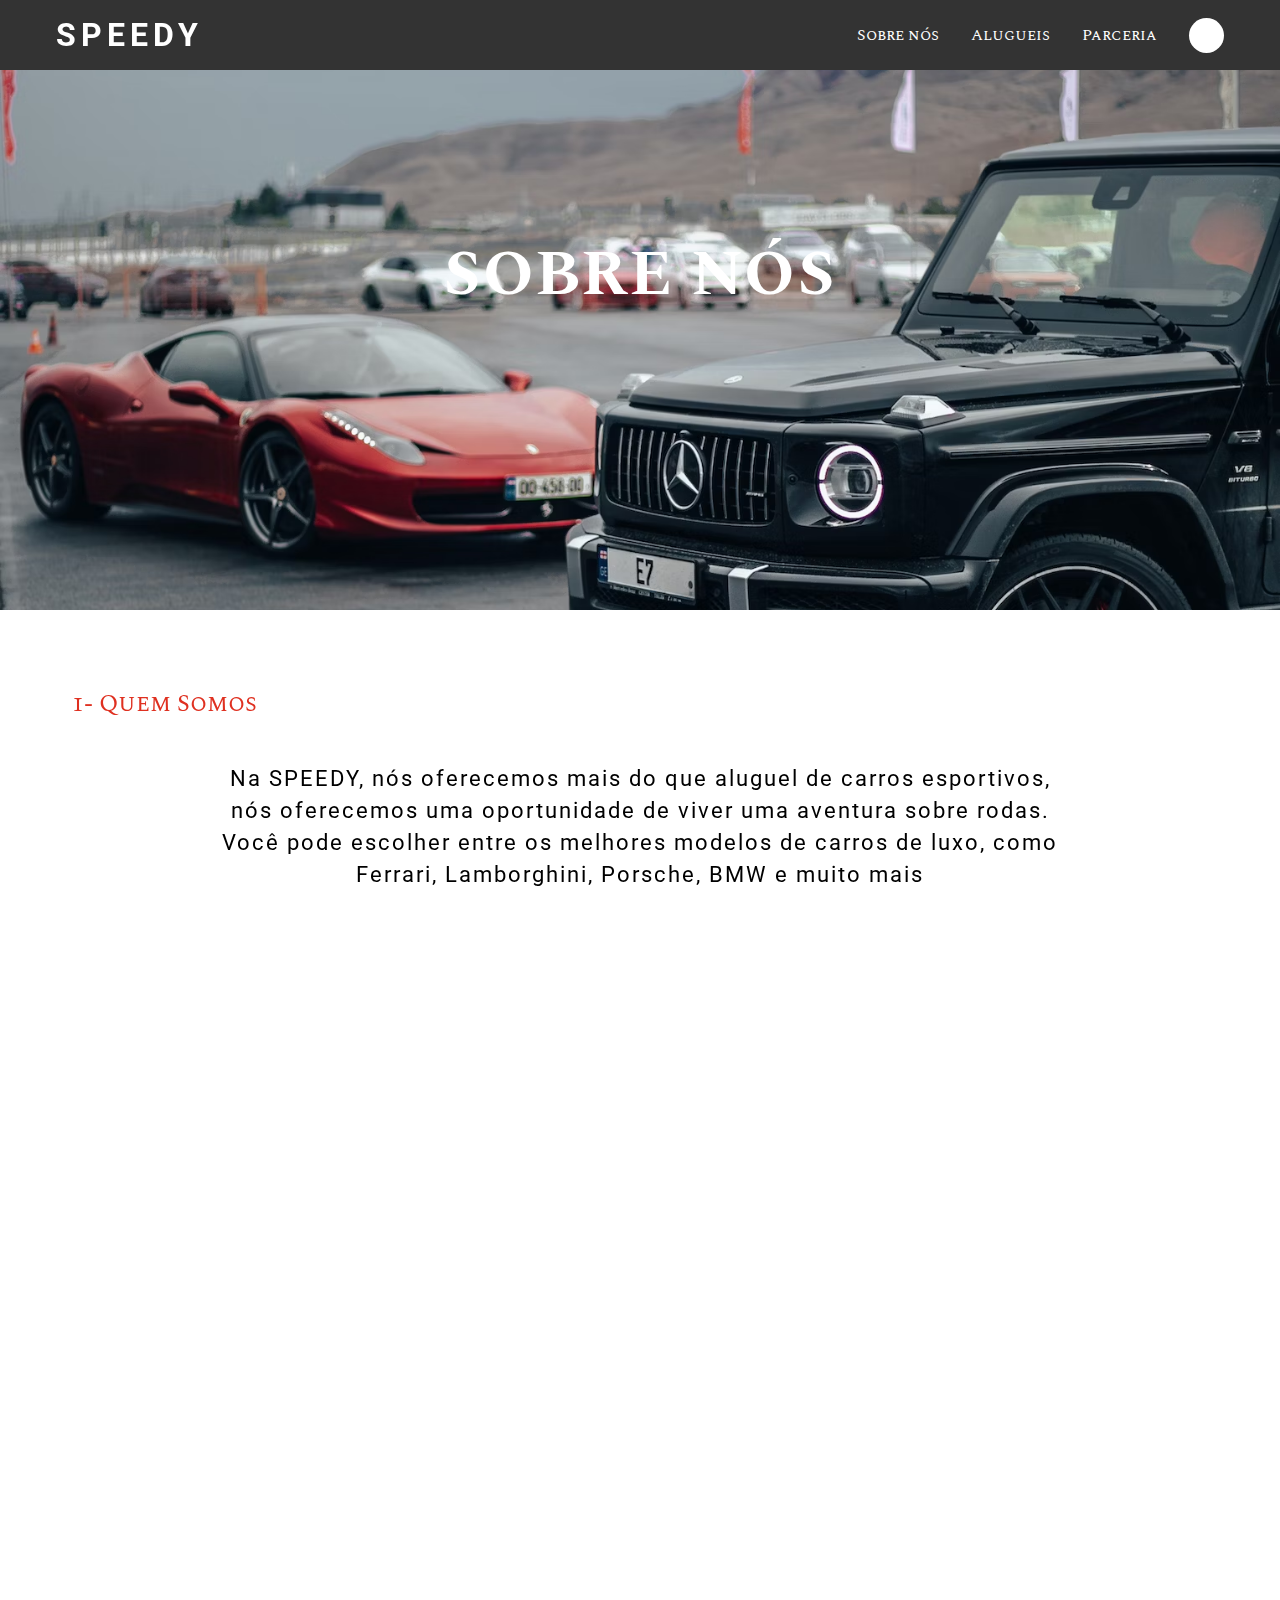
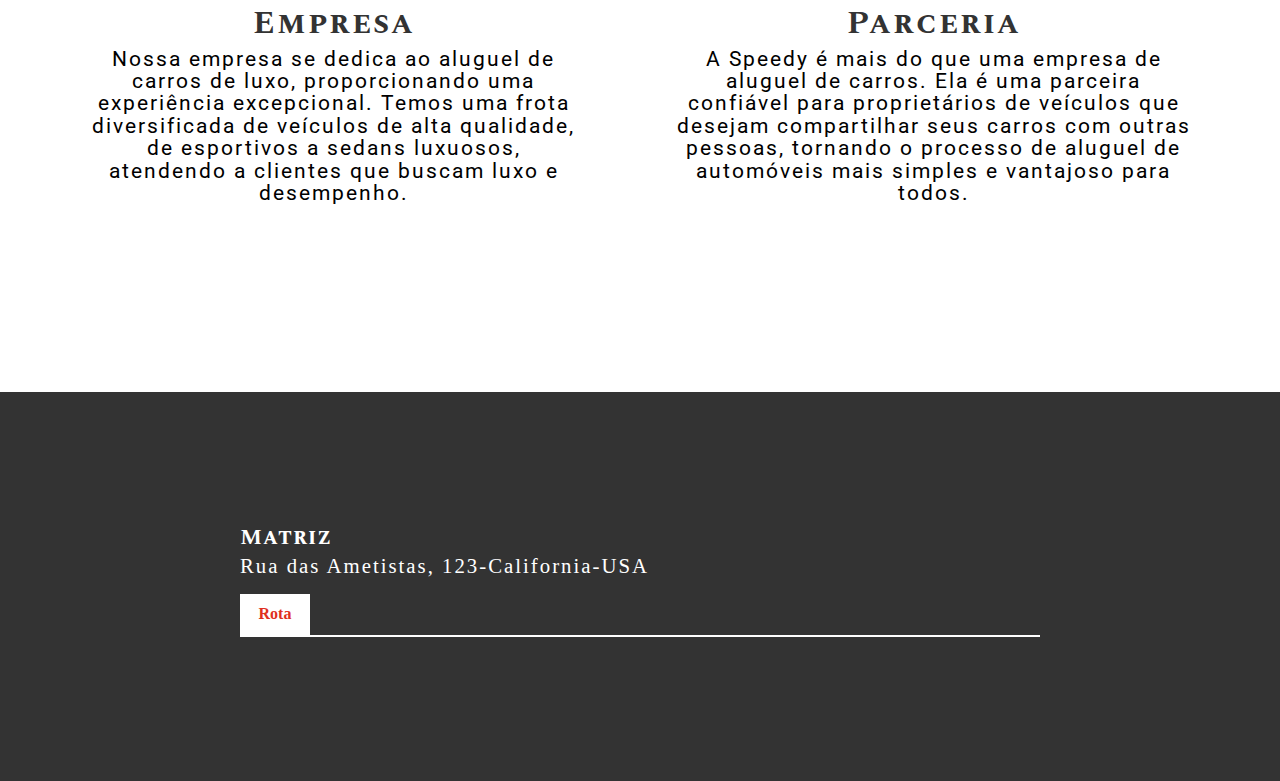
<file: index.html>
<!DOCTYPE html>
<html lang="en">
  <head>
    <meta charset="UTF-8" />
    <meta name="viewport" content="width=device-width, initial-scale=1.0" />
    <link rel="preconnect" href="https://fonts.googleapis.com" />
    <link rel="preconnect" href="https://fonts.gstatic.com" crossorigin />
    <link
    href="https://fonts.googleapis.com/css2?family=Roboto:ital,wght@0,400;1,500&family=Spectral+SC:wght@400;700&display=swap"
    rel="stylesheet"
    />
    <link
    rel="stylesheet"
    href="https://cdnjs.cloudflare.com/ajax/libs/font-awesome/6.4.2/css/all.min.css"
    integrity="sha512-z3gLpd7yknf1YoNbCzqRKc4qyor8gaKU1qmn+CShxbuBusANI9QpRohGBreCFkKxLhei6S9CQXFEbbKuqLg0DA=="
    crossorigin="anonymous"
    referrerpolicy="no-referrer"
    />
    <link href="https://unpkg.com/aos@2.3.1/dist/aos.css" rel="stylesheet" />
    <script src="js/animations.js" defer></script>
    <script src="https://unpkg.com/aos@2.3.1/dist/aos.js"></script>
    <link rel="stylesheet" href="styles/global.css" />
    <link rel="stylesheet" href="styles/header.css" />
    <link rel="stylesheet" href="styles/footer.css">
    <link rel="stylesheet" href="styles/styles.css" />
    <title>Speedy</title>
  </head>
  <body>
    <header class="header">
      <nav class="nav-bar">
        <div data-aos="fade-right" data-aos-duration="1000">
          <h1 class="name-logo">Speedy</h1>
        </div>
        <button class="hamburguer"></button>
        <ul class="nav-items">
          <li><a href="index.html">Sobre nós</a></li>
          <li><a href="alugueis.html">Alugueis</a></li>
          <li><a href="parceria.html">Parceria</a></li>
          <div class="icon-container">
            <a href="cadastro.html">
              <i class="fa-solid fa-user"></i>
            </a>
          </div>
        </ul>
      </nav>
    </header>

    <main>
      <div class="bg-home">
        <section class="bg-container">
          <h1 class="title-sobre">Sobre Nós</h1>
        </section>
      </div>

      <section class="desc-section">
        <div data-aos="fade-left" data-aos-duration="1000">
          <p class="step-text">1- Quem Somos</p>
        </div>
        <div
          class="text-container"
          data-aos="fade-right"
          data-aos-duration="1000"
        >
          <p class="text-sobre">
            Na SPEEDY, nós oferecemos mais do que aluguel de carros esportivos,
            nós oferecemos uma oportunidade de viver uma aventura sobre rodas.
            Você pode escolher entre os melhores modelos de carros de luxo, como
            Ferrari, Lamborghini, Porsche, BMW e muito mais
          </p>
        </div>
      </section>

      <section class="history-section">
        <div
          class="card-container"
          data-aos="fade-up-right"
          data-aos-duration="1000"
        >
          <div class="description">
            <h1 class="desc-title">Fundação da empresa Speedy</h1>
            <p class="desc-history">
              A nossa história teve início oficialmente em 2001, quando o
              primeiro CEO desta empresa teve uma ideia brilhante: alugar os
              seus carros antigos, verdadeiras relíquias, para amigos. Essa
              visão se transformou ao longo do tempo, dando origem a uma empresa
              de aluguéis de carros vintage, que, hoje em dia, se tornou uma
              referência em carros de luxos
            </p>
          </div>
          <img src="img/car-vintage3.avif" class="card-img" alt="carro-vintage" />
        </div>
      </section>

      <section class="section-work">
        <div data-aos="fade-left" data-aos-duration="1000">
          <p class="step-text">II - O que fazemos</p>
        </div>
        <div
          class="text-containerTwo" 
        >
          <div class="desc-work">
            <h3 class="title-work">Empresa</h3>
            <p class="text-work">
              Nossa empresa se dedica ao aluguel de carros de luxo,
              proporcionando uma experiência excepcional. Temos uma frota
              diversificada de veículos de alta qualidade, de esportivos a
              sedans luxuosos, atendendo a clientes que buscam luxo e
              desempenho.
            </p>
            <div
              class="btn-container"
              data-aos="flip-left"
              data-aos-duration="1300"
            >
              <a href="alugueis.html" class="btn-work">Clique e Alugue</a>
            </div>
          </div>
          <div class="desc-work">
            <h3 class="title-work">Parceria</h3>
            <p class="text-work">
              A Speedy é mais do que uma empresa de aluguel de carros. Ela é uma
              parceira confiável para proprietários de veículos que desejam
              compartilhar seus carros com outras pessoas, tornando o processo
              de aluguel de automóveis mais simples e vantajoso para todos.
            </p>
            <div
              class="btn-container"
              data-aos="flip-left"
              data-aos-duration="1300"
            >
              <a href="parceria.html" class="btn-work">Parceria</a>
            </div>
          </div>
        </div>
      </section>
    </main>

    <footer class="footer">
      <div class="address-container">
        <div class="container-decoration">
          <h2>Matriz</h2>
          <p class="text-address">Rua das Ametistas, 123-California-USA</p>
          <div class="btn-address">
            <a href="https://maps.app.goo.gl/sZ5Nhua5UoYtod4S8" target="_blank">
              <i class="fa-solid fa-paper-plane"></i>
              Rota
            </a>
          </div>
        </div>
      </div>
      <div class="container-icons">
        <a href="#">
          <i class="fa-brands fa-instagram"></i>
        </a>
        <a href="#">
          <i class="fa-brands fa-twitter"></i>
        </a>
        <a href="#">
          <i class="fa-brands fa-facebook"></i>
        </a>
      </div>
    </footer>
  </body>
</html>
</file>
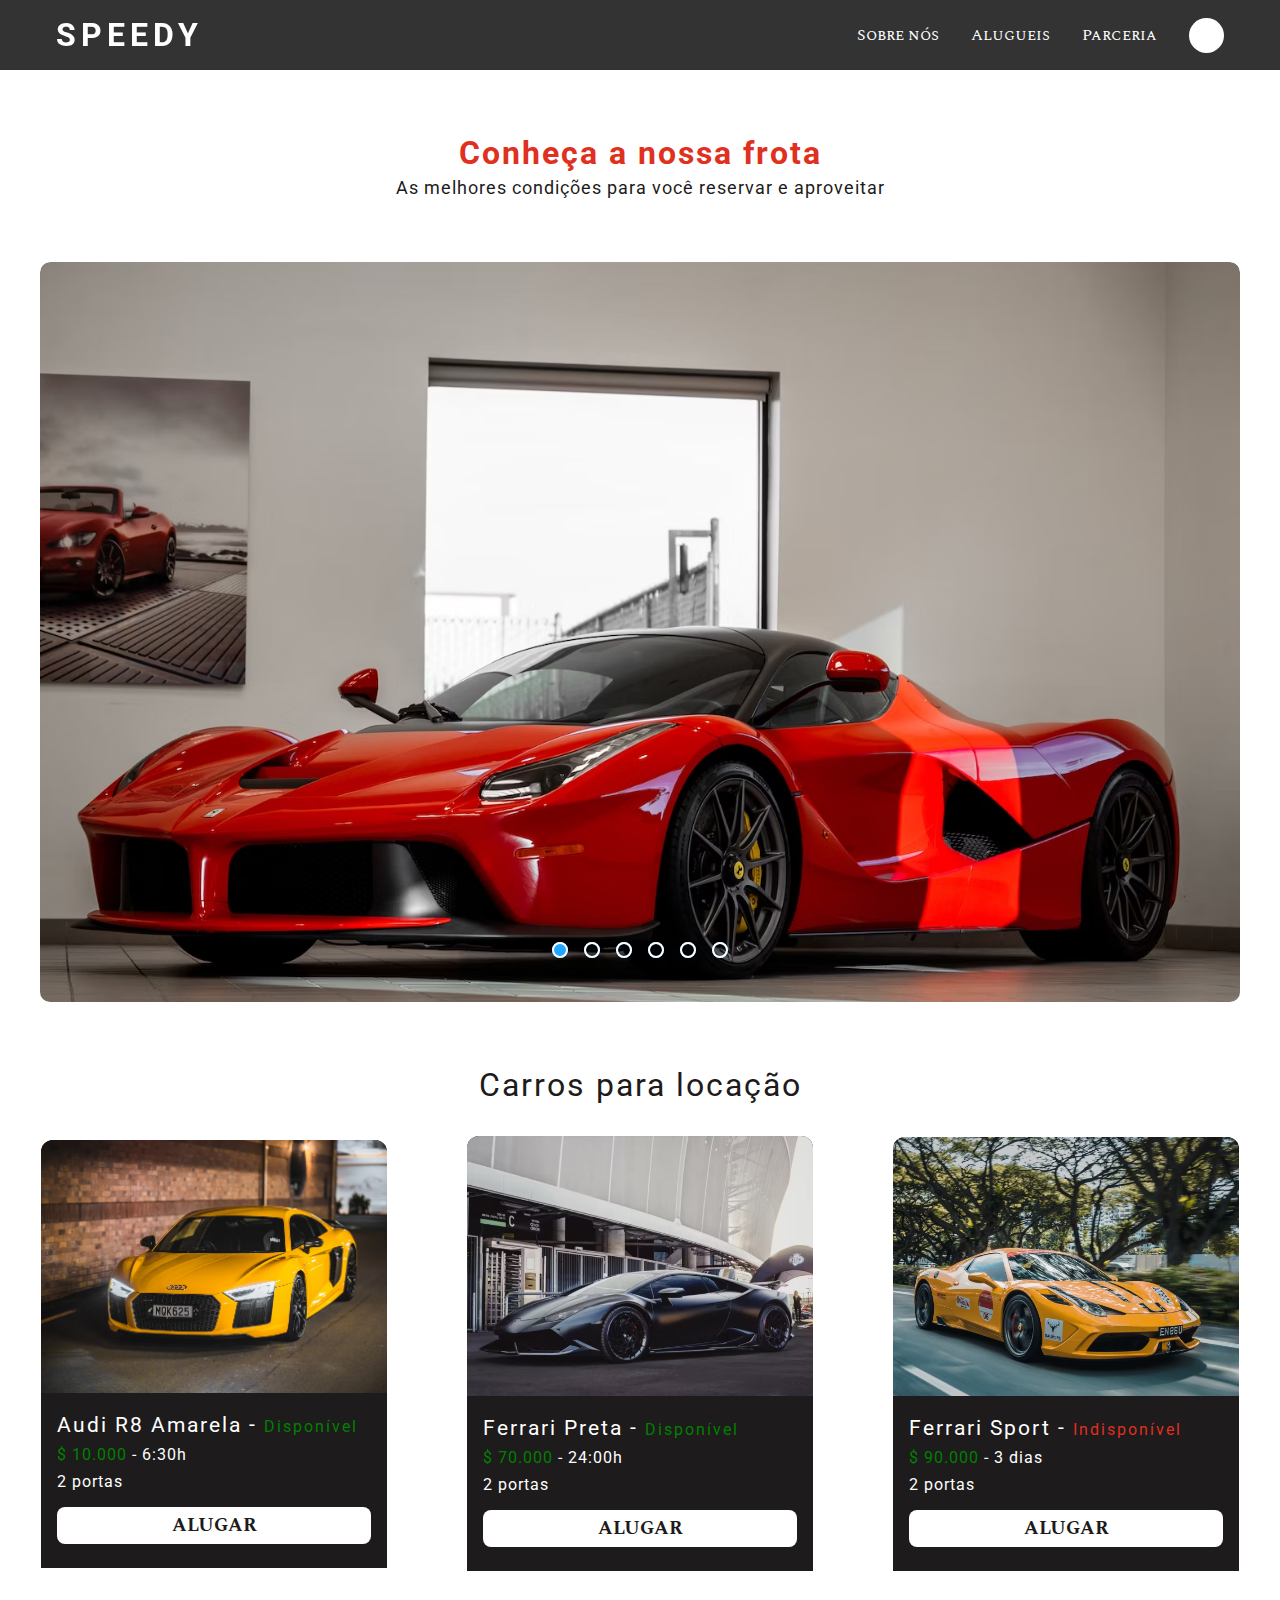
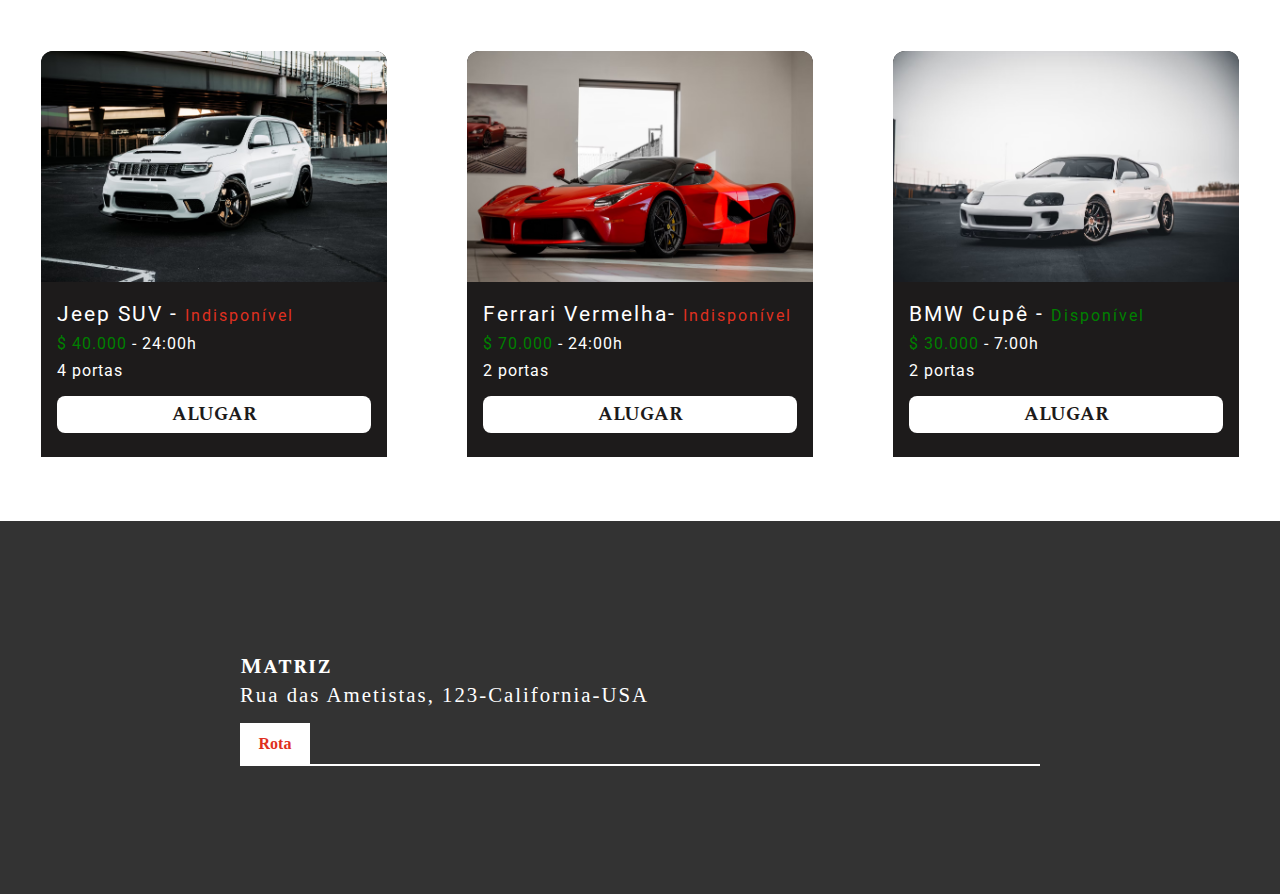
<file: alugueis.html>
<!DOCTYPE html>
<html lang="en">
  <head>
    <meta charset="UTF-8" />
    <meta name="viewport" content="width=device-width, initial-scale=1.0" />
    <link rel="preconnect" href="https://fonts.googleapis.com" />
    <link rel="preconnect" href="https://fonts.gstatic.com" crossorigin />
    <link
      href="https://fonts.googleapis.com/css2?family=Roboto:ital,wght@0,400;1,500&family=Spectral+SC:wght@400;700&display=swap"
      rel="stylesheet"
    />
    <link
      rel="stylesheet"
      href="https://cdnjs.cloudflare.com/ajax/libs/font-awesome/6.4.2/css/all.min.css"
      integrity="sha512-z3gLpd7yknf1YoNbCzqRKc4qyor8gaKU1qmn+CShxbuBusANI9QpRohGBreCFkKxLhei6S9CQXFEbbKuqLg0DA=="
      crossorigin="anonymous"
      referrerpolicy="no-referrer"
    />
    <link href="https://unpkg.com/aos@2.3.1/dist/aos.css" rel="stylesheet" />
    <script src="https://unpkg.com/aos@2.3.1/dist/aos.js"></script>

    <link rel="stylesheet" href="styles/global.css" />
    <link rel="stylesheet" href="styles/header.css">
    <link rel="stylesheet" href="styles/alugueis.css" />
    <link rel="stylesheet" href="styles/footer.css">

    <title>Alugueis</title>
  </head>
  <body>
    <header class="header">
      <nav class="nav-bar">
        <div data-aos="fade-right" data-aos-duration="1000">
          <h1 class="name-logo">Speedy</h1>
        </div>
        <button class="hamburguer"></button>
        <ul class="nav-items">
          <li><a href="index.html">Sobre nós</a></li>
          <li><a href="alugueis.html">Alugueis</a></li>
          <li><a href="parceria.html">Parceria</a></li>
          <div class="icon-container">
            <a href="cadastro.html">
              <i class="fa-solid fa-user"></i>
            </a>
          </div>
        </ul>
      </nav>
    </header>

    <main>
      <header class="header-swipper">
        <h2>Conheça a nossa frota</h2>
        <p>As melhores condições para você reservar e aproveitar</p>
      </header>
      
      <section>
        <div class="slider">
          <div class="slides">
            <input type="radio" name="radio-btn" id="radio1">
            <input type="radio" name="radio-btn" id="radio2">
            <input type="radio" name="radio-btn" id="radio3">
            <input type="radio" name="radio-btn" id="radio4">
            <input type="radio" name="radio-btn" id="radio5">
            <input type="radio" name="radio-btn" id="radio6">
  
            <!--Slide Image-->
            <div class="slide first">
              <img src="img/ferrari-red.avif" alt="carro-slide 1">
            </div>
            <div class="slide">
              <img src="img/audi-car-swipper6.avif" alt="carro-slide 2">
            </div>
            <div class="slide">
              <img src="img/bmw-m3-cupe.avif" alt="carro-slide 3">
            </div>
            <div class="slide">
              <img src="img/alfa-romeo.avif" alt="carro-slide 4">
            </div>
            <div class="slide">
              <img src="img/car-swaper-5.avif" alt="carro-slide 5">
            </div>
            <div class="slide">
              <img src="img/car-swaper-6.avif" alt="carro-slide 6">
            </div>
            <!--Slide Image final-->
  
            <!--Navigation auto-->
            <div class="navigation-auto">
              <div class="auto-btn1"></div>
              <div class="auto-btn2"></div>
              <div class="auto-btn3"></div>
              <div class="auto-btn4"></div>
              <div class="auto-btn5"></div>
              <div class="auto-btn6"></div>
            </div>
          </div>
  
          <div class="manual-navigation">
            <label for="radio1" class="manual-btn"></label>
            <label for="radio2" class="manual-btn"></label>
            <label for="radio3" class="manual-btn"></label>
            <label for="radio4" class="manual-btn"></label>
            <label for="radio5" class="manual-btn"></label>
            <label for="radio6" class="manual-btn"></label>
          </div>
        </div>
      </section>

      <section class="cars-locate">
        <h3 class="title-locate">Carros para locação</h3>
        <div class="card-container">
          <div class="card" >
            <div class="card-img">
              <img src="img/audi-amarela-locate.avif" alt="carro 1">
            </div>
            <div class="description-card">
              <h4>Audi R8 Amarela - <span class="available">Disponível</h4>
              <p> <span class="price">&dollar; 10.000</span> - 6:30h</p>
              <p>2 portas</p>
              <div class="btn-container">
                <a  href="/cadastro.html">Alugar</a>
              </div>
            </div>
          </div>
          <div class="card">
            <div class="card-img">
              <img src="img/car-locate2.avif" alt="carro 2">
            </div>
            <div class="description-card">
              <h4>Ferrari Preta - <span class="available">Disponível</span></h4>
              <p> <span class="price">&dollar; 70.000 </span>- 24:00h</p>
              <p>2 portas</p>
              <div class="btn-container">
                <a  href="/cadastro.html">Alugar</a>
              </div>
            </div>
          </div>
          <div class="card">
            <div class="card-img">
              <img src="img/car-locate.avif" alt="carro 3">
            </div>
            <div class="description-card">
              <h4>Ferrari Sport - <span class=" 
                unavailable">Indisponível</h4>
              <p><span class="price">&dollar; 90.000</span> - 3 dias</p>
              <p>2 portas</p>
              <div class="btn-container">
                <a  href="/cadastro.html">Alugar</a>
              </div>
            </div>
          </div>

          <!--Segunda fileira-->
          <div class="card">
            <div class="card-img">
              <img src="img/car-swaper-5.avif" alt="carro 4">
            </div>
            <div class="description-card">
              <h4>Jeep SUV - <span class=" 
                unavailable">Indisponível</h4>
              <p><span class="price">&dollar; 40.000</span> - 24:00h</p>
              <p>4 portas</p>
              <div class="btn-container">
                <a  href="cadastro.html">Alugar</a>
              </div>
            </div>
          </div>

          <div class="card">
            <div class="card-img">
              <img src="img/ferrari-red.avif" alt="carro 5">
            </div>
            <div class="description-card">
              <h4>Ferrari Vermelha- <span class=" 
                unavailable">Indisponível</h4>
              <p><span class="price">&dollar; 70.000</span> - 24:00h</p>
              <p>2 portas</p>
              <div class="btn-container">
                <a  href="cadastro.html">Alugar</a>
              </div>
            </div>
          </div>

          <div class="card">
            <div class="card-img">
              <img src="img/bmw-m3-cupe.avif" alt="carro 6">
            </div>
            <div class="description-card">
              <h4>BMW Cupê - <span class=" 
                available">Disponível</h4>
              <p><span class="price">&dollar; 30.000</span> - 7:00h</p>
              <p>2 portas</p>
              <div class="btn-container">
                <a  href="cadastro.html">Alugar</a>
              </div>
            </div>
          </div>

        </div>
      </section>
    </main>


    <footer class="footer">
      <div class="address-container">
        <div class="container-decoration">
          <h2>Matriz</h2>
          <p class="text-address">Rua das Ametistas, 123-California-USA</p>
          <div class="btn-address">
            <a href="https://maps.app.goo.gl/sZ5Nhua5UoYtod4S8" target="_blank">
              <i class="fa-solid fa-paper-plane"></i>
              Rota
            </a>
          </div>
        </div>
        <div class="container-icons">
          <a href="#">
            <i class="fa-brands fa-instagram"></i>
          </a>
          <a href="#">
            <i class="fa-brands fa-twitter"></i>
          </a>
          <a href="#">
            <i class="fa-brands fa-facebook"></i>
          </a>
        </div>
      </div>
    </footer>

  <script src="js/animations.js" defer></script>
  </body>
</html>
</file>
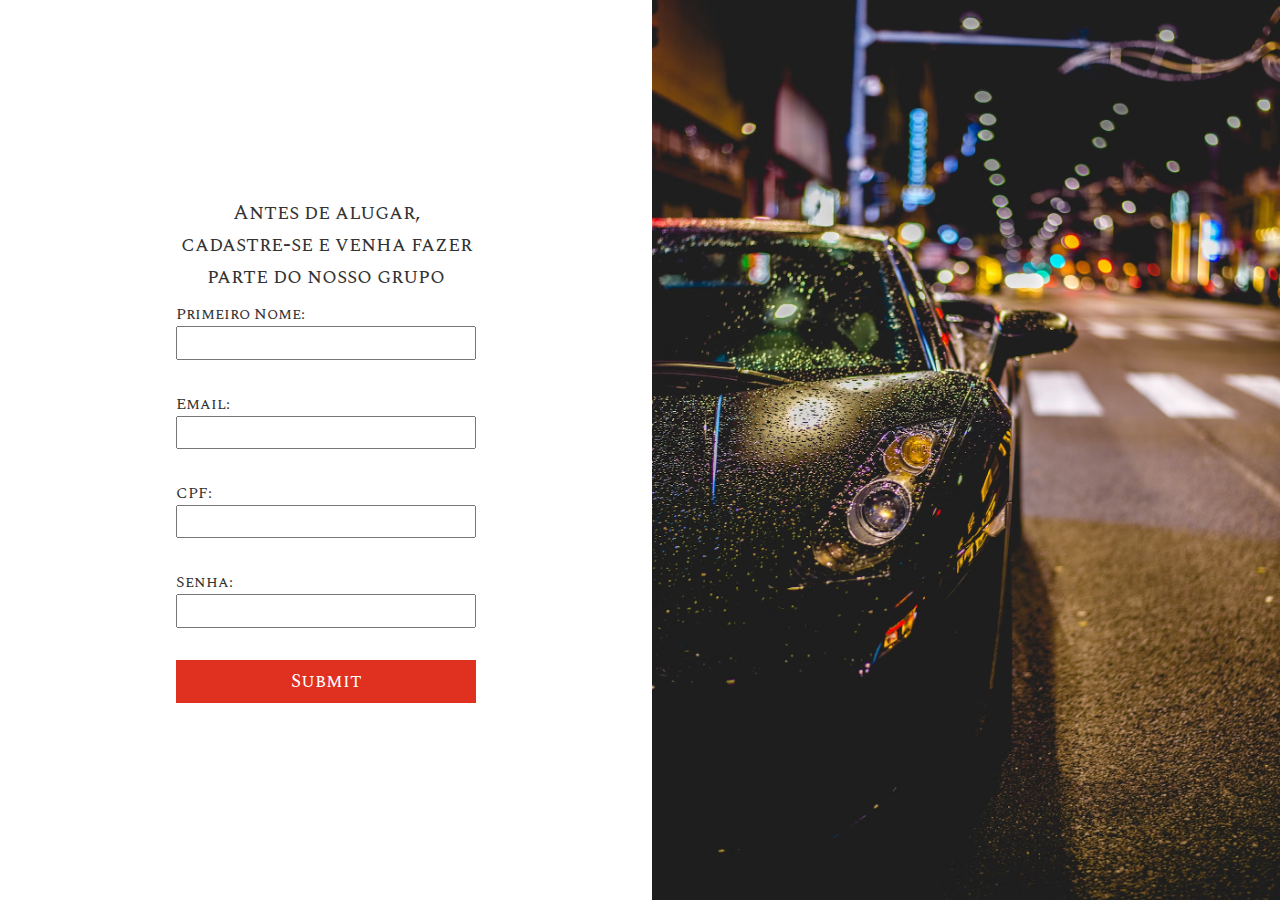
<file: cadastro.html>
<!DOCTYPE html>
<html lang="en">
  <head>
    <meta charset="UTF-8" />
    <meta name="viewport" content="width=device-width, initial-scale=1.0" />
    <link rel="stylesheet" href="styles/global.css" />
    <link rel="preconnect" href="https://fonts.googleapis.com" />
    <link rel="preconnect" href="https://fonts.gstatic.com" crossorigin />
    <link
      href="https://fonts.googleapis.com/css2?family=Roboto:ital,wght@0,400;1,500&family=Spectral+SC:wght@400;700&display=swap"
      rel="stylesheet"
    />
    <link
      rel="stylesheet"
      href="https://cdnjs.cloudflare.com/ajax/libs/font-awesome/6.4.2/css/all.min.css"
      integrity="sha512-z3gLpd7yknf1YoNbCzqRKc4qyor8gaKU1qmn+CShxbuBusANI9QpRohGBreCFkKxLhei6S9CQXFEbbKuqLg0DA=="
      crossorigin="anonymous"
      referrerpolicy="no-referrer"
    />
    <link href="https://unpkg.com/aos@2.3.1/dist/aos.css" rel="stylesheet" />
    <script src="https://unpkg.com/aos@2.3.1/dist/aos.js"></script>
    <link rel="stylesheet" href="styles/cadastro.css" />
  <script src="js/validacao.js" defer></script>
    <title>Document</title>
  </head>
  <body>
    <div class="left-side">
      <header>
        <p class="title-form">
          Antes de alugar, cadastre-se e venha fazer parte do nosso grupo
        </p>
      </header>
      <main>
          <form action="config.php" method="POST" class="form">
              <div class="input-container">
                <label class="label" for="">Primeiro Nome:</label>
                <input
                  type="text"
                  name="name"
                  id="input-name"
                  class="requerid"
                />
                <span class="span-requerid"></span>
              </div>
              <div class="input-container">
                <label class="label" for="">Email:</label>
                <input
                  type="text"
                  name="email"
                  id="input-email"
                  class="requerid"
                />
                <span class="span-requerid"></span>
              </div>
              <div class="input-container">
                <label class="label" for="">CPF:</label>
                <input type="text" name="cpf" id="input-cpf" class="requerid" />
                <span class="span-requerid"></span>
              </div>
              <div class="input-container">
                <label class="label" for="">Senha:</label>
                <input
                  type="password"
                  name="password"
                  id="input-senha"
                  class="requerid"
                />
                <span class="span-requerid"></span>
              </div>
            <input name="submit" type="submit" class="btn-form"></input>
          </form>
      </main>
    </div>

    <div class="rigth-side"></div>

  </body>
</html>
</file>
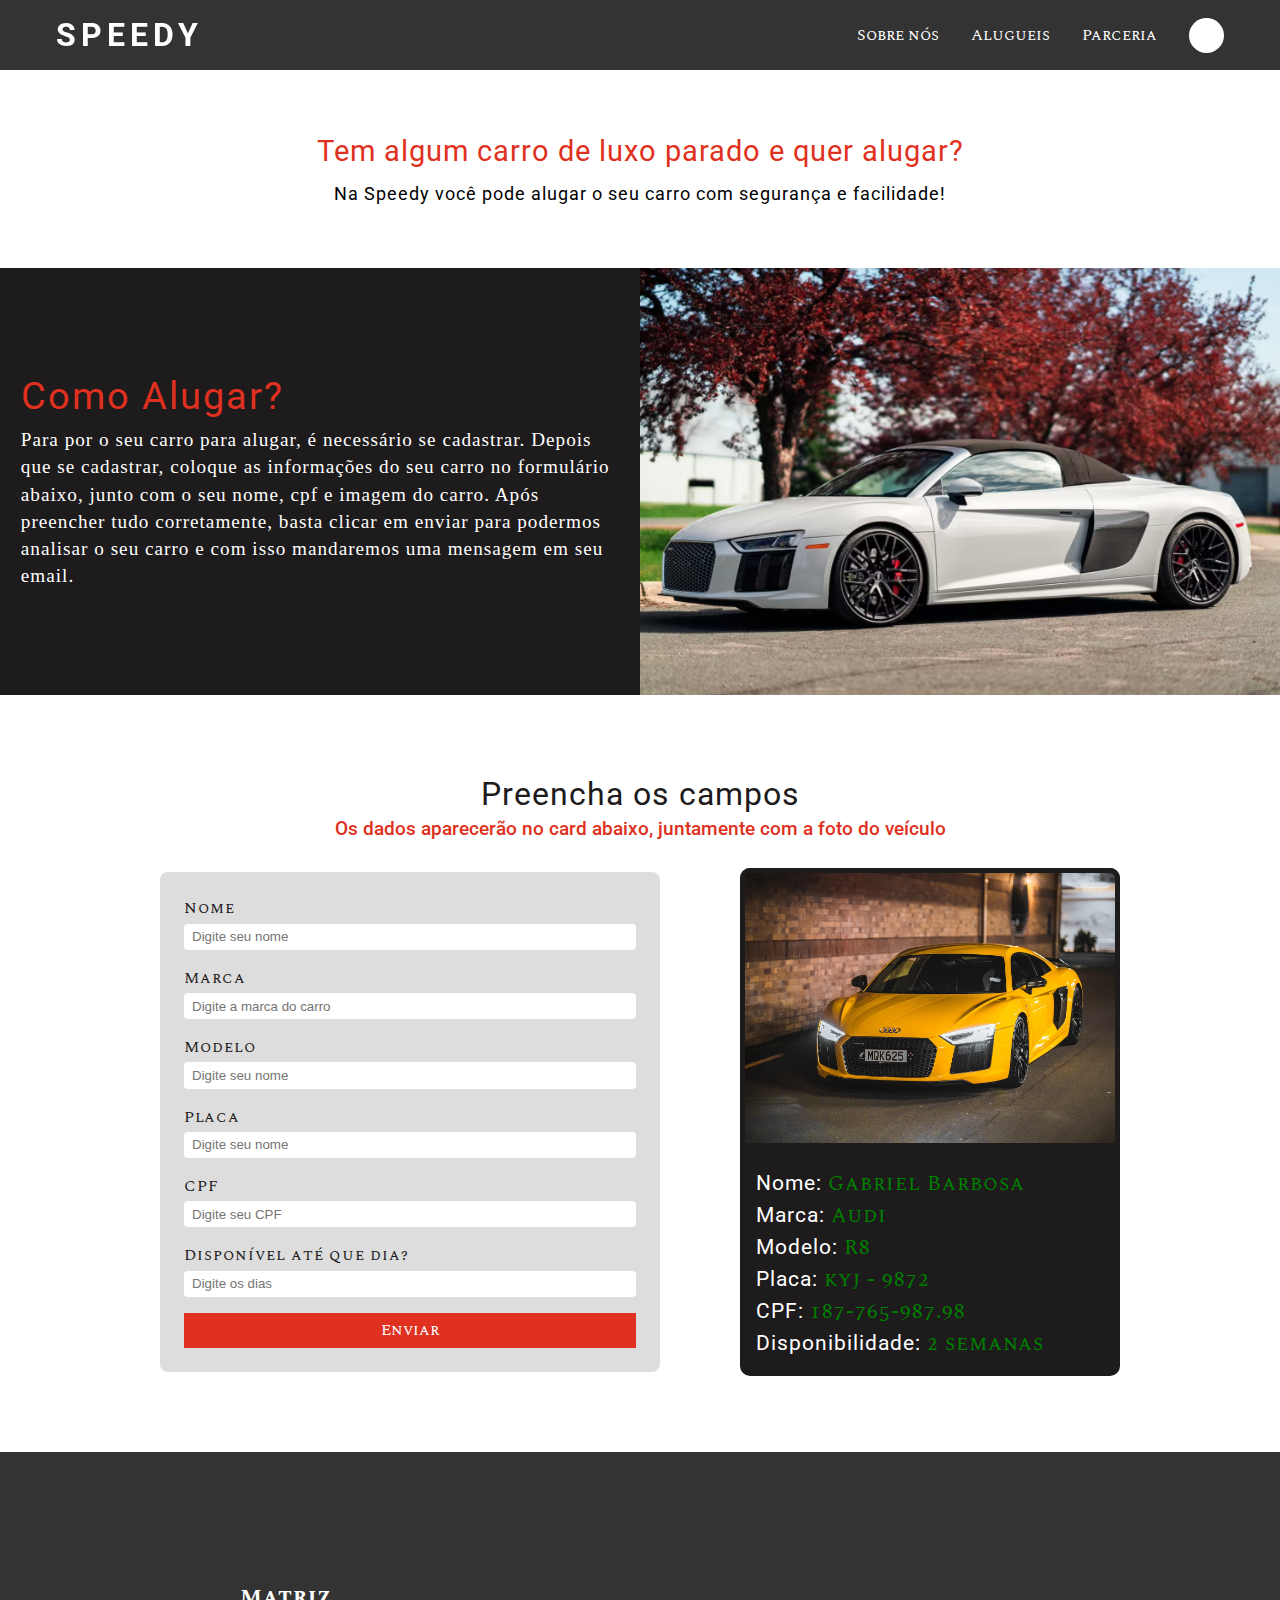
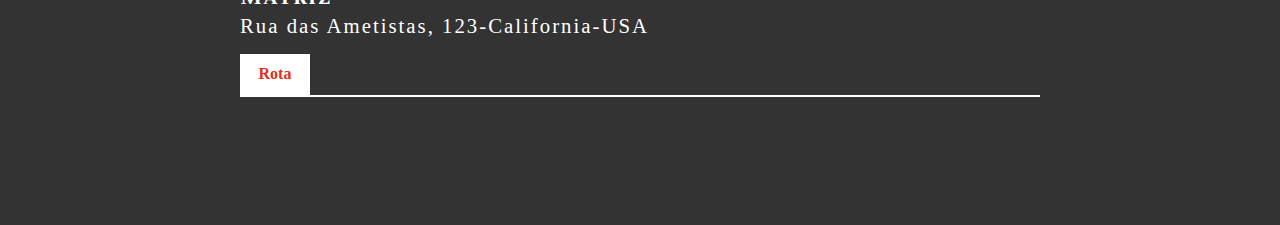
<file: parceria.html>
<!DOCTYPE html>
<html lang="en">
  <head>
    <meta charset="UTF-8" />
    <meta name="viewport" content="width=device-width, initial-scale=1.0" />
    <title>Document</title>
    <link rel="stylesheet" href="styles/parceria.css" />
    <link rel="preconnect" href="https://fonts.googleapis.com" />
    <link rel="preconnect" href="https://fonts.gstatic.com" crossorigin />
    <link
      href="https://fonts.googleapis.com/css2?family=Roboto:ital,wght@0,400;1,500&family=Spectral+SC:wght@400;700&display=swap"
      rel="stylesheet"
    />
    <link
      rel="stylesheet"
      href="https://cdnjs.cloudflare.com/ajax/libs/font-awesome/6.4.2/css/all.min.css"
      integrity="sha512-z3gLpd7yknf1YoNbCzqRKc4qyor8gaKU1qmn+CShxbuBusANI9QpRohGBreCFkKxLhei6S9CQXFEbbKuqLg0DA=="
      crossorigin="anonymous"
      referrerpolicy="no-referrer"
    />
    <link href="https://unpkg.com/aos@2.3.1/dist/aos.css" rel="stylesheet" />
    <script src="https://unpkg.com/aos@2.3.1/dist/aos.js"></script>

    <script src="js/animations.js" defer></script>

    <link rel="stylesheet" href="styles/global.css" />
    <link rel="stylesheet" href="styles/header.css" />
    <link rel="stylesheet" href="styles/footer.css" />
    <script src="js/scripts.js" defer></script>
  </head>
  <body>
    <header class="header">
      <nav class="nav-bar">
        <div data-aos="fade-right" data-aos-duration="1000">
          <h1 class="name-logo">Speedy</h1>
        </div>
        <button class="hamburguer"></button>
        <ul class="nav-items">
          <li><a href="index.html">Sobre nós</a></li>
          <li><a href="alugueis.html">Alugueis</a></li>
          <li><a href="parceria.html">Parceria</a></li>
          <div class="icon-container">
            <a href="cadastro.html">
              <i class="fa-solid fa-user"></i>
            </a>
          </div>
        </ul>
      </nav>
    </header>

    <main>
      <section class="section-parceria">
        <div class="titles">
          <h2>Tem algum carro de luxo parado e quer alugar?</h2>
          <p>
            Na Speedy você pode alugar o seu carro com segurança e facilidade!
          </p>
        </div>
      </section>

      <section class="section-card">
        <div class="card-container" data-aos="fade-up-right"
        data-aos-duration="1000">
          <div class="desc-card">
            <p class="card-title">Como Alugar?</p>
            <p class="text-card">Para por o seu carro para alugar, é necessário se cadastrar.
              Depois que se cadastrar, coloque as informações do seu carro no formulário abaixo, junto com o seu nome,
              cpf e imagem do carro. Após preencher tudo corretamente, basta clicar em enviar para podermos analisar o seu carro
              e com isso mandaremos uma mensagem em seu email.
            </p>
          </div>
          <img src="img/audi-locate-car2.avif" alt="" class="img-card">
      </section>

      <section class="table">
        <div class="header-title">
          <h3 class="title-table">Preencha os campos</h3>
          <p class="subtitle-table">Os dados aparecerão no card abaixo, juntamente com a foto do veículo</p>
        </div>
        <div class="form-card-container">
          <div class="form"> 
            <div class="line-input">
              <label for="">Nome</label>
              <input type="text" placeholder="Digite seu nome" id="input-name">
            </div>
            <div class="line-input">
              <label for="">Marca</label>
              <input type="text" placeholder="Digite a marca do carro" id="input-marca">
            </div>
            <div class="line-input">
              <label for="">Modelo</label>
              <input type="text" placeholder="Digite seu nome" id="input-modelo">
            </div>
            <div class="line-input">
              <label for="">Placa</label>
              <input type="text" placeholder="Digite seu nome" id="input-placa">
            </div>
            <div class="line-input">
              <label for="">CPF</label>
              <input type="text" placeholder="Digite seu CPF" id="input-cpf">
            </div>
            <div class="line-input">
              <label for="">Disponível até que dia?</label>
              <input type="text" placeholder="Digite os dias" id="input-dias">
            </div>
            <button class="btn-form" >Enviar</button>
          </div>

          <div class="card-car">
            <div class="card-img">
              <img src="img/audi-amarela-locate.avif" alt="carro-amarelo" id="img-car">
            </div>
            <div class="description-card">
              <p id="name">Nome: <span class="span-decoration">Gabriel Barbosa</span></p>
              <p id="marca">Marca: <span class="span-decoration">Audi</span></p>
              <p id="modelo">Modelo: <span class="span-decoration">R8</span></p>
              <p id="placa">Placa: <span class="span-decoration">kyj - 9872</span></p>
              <p id="cpf">CPF: <span class="span-decoration"> 187-765-987.98</span></p>
              <p id="dias">Disponibilidade: <span class="span-decoration"> 2 semanas</span></p>
            </div>
          </div>
        </div>
      </section>
    </main>

    <footer class="footer">
      <div class="address-container">
        <div class="container-decoration">
          <h2>Matriz</h2>
          <p class="text-address">Rua das Ametistas, 123-California-USA</p>
          <div class="btn-address">
            <a href="https://maps.app.goo.gl/sZ5Nhua5UoYtod4S8" target="_blank">
              <i class="fa-solid fa-paper-plane"></i>
              Rota
            </a>
          </div>
        </div>
        <div class="container-icons">
          <a href="#">
            <i class="fa-brands fa-instagram"></i>
          </a>
          <a href="#">
            <i class="fa-brands fa-twitter"></i>
          </a>
          <a href="#">
            <i class="fa-brands fa-facebook"></i>
          </a>
        </div>
      </div>
    </footer>
  </body>
</html>
</file>
<file: styles/global.css>
* {
    margin: 0;
    padding: 0;
    box-sizing: border-box;
}

a {
    text-decoration: none;
    cursor: pointer;
}


ul li {
    list-style: none;
    font-family: var(--text-decoration);
}

html {
    overflow-x: hidden;
}

img {
    width: 100%;
}

input:focus {
    outline: none;
}

:root {
    --font-text: 'Roboto', sans-serif;
    --text-decoration: 'Spectral SC', serif;
    --colorWhite: #fff;
    --color-red: #df3020;
    --color-redLigth: #cd3f32;
    --color-blackLigth: #333;
    --color-gray: #ccc;
    --color-grayLigth: #ddd;
    --color-blackDark: rgb(29, 27, 27);
    --color-green: green;
    --color-navigation: #20a6ff;
}
</file>
<file: styles/header.css>
.header {
    background-color: var(--color-blackLigth);
    padding-inline: 16px;
}

.nav-bar {
    max-width: 1200px;
    height: 70px;
    margin-inline: auto;
    display: flex;
    justify-content: space-between;
    align-items: center;
    padding: 0 1rem;
}

.nav-items {
    display: flex;
    gap: 2rem;
    line-height: 35px;
}

.nav-items a {
    color: var(--colorWhite);
}

.nav-items a:hover {
    border-bottom: 1px solid var(--color-red);
}

.name-logo {
    font-size: 2rem;
    text-transform: uppercase;
    letter-spacing: 5px;
    color: var(--colorWhite);
    font-family: 'Roboto', sans-serif;
}

.icon-container {
    cursor: pointer;
    display: flex;
    justify-content: center;
    align-items: center;
    background-color: var(--colorWhite);
    border-radius: 50%;
    width: 35px;
    height: 35px;
}

.icon-container a {
    color: var(--color-blackLigth);
}

.icon-container a:hover {
    border: 0;
}



/* meni hambruguer para celular */
.hamburguer {
    border: none;
    background: none;
    border-top: 3px solid var(--colorWhite);
    cursor: pointer;
    display: none;
}

.hamburguer::before,
.hamburguer::after {
    content: '';
    display: block;
    width: 30px;
    height: 3px;
    background: var(--colorWhite);
    margin-top: 5px;
}

@media (max-width: 750px) {
    .hamburguer {
        display: block;
        z-index: 2;
    }

    .nav-items {
        position: fixed;
        top: -10px;
        left: 0;
        width: 100vw;
        height: 100vh;
        background: var(--color-blackLigth);
        clip-path: circle(100px at 90% -15%);
        transition: .8s ease-out;

        flex-direction: column;
        justify-content: space-around;
        align-items: center;
        gap: 0;
        pointer-events: none;
    }

    .nav-items a {
        font-size: 1.8rem;
    }

    .icon-container {
        width: 50px;
        height: 50px;
        line-height: 50px;
    }

    /* estilos ativos */
    .nav-bar.active .nav-items {
        clip-path: circle(1500px at 90% -15%);
        pointer-events: all;
        z-index: 1;
    }
}
</file>
<file: styles/footer.css>
/* FOOTER */

.footer {
    padding: 8rem;
    background-color: var(--color-blackLigth);
}

.address-container {
    display: flex;
    justify-content: space-between;
    align-items: center;
    border-bottom: 2px solid var(--colorWhite);
    width: 800px;
    margin: 0 auto;
}


.container-decoration h2 {
    color: var(--colorWhite);
    font-family: var(--text-decoration);
    letter-spacing: 1px;
    font-size: 1.4rem;
}

.text-address {
    color: var(--colorWhite);
    font-size: 1.3rem;
    letter-spacing: 2px;
}

.btn-address {
    margin-top: 1rem;
    border: 2px solid var(--colorWhite);
    width: 70px;
    text-align: center;
    background-color: var(--colorWhite);
    cursor: pointer;
    padding: .6rem 0
}

.btn-address a {
    color: var(--color-red);
    font-size: 1rem;
    font-weight: bold;
}

.container-icons {
    display: flex;
    gap: 2rem;
    align-items: center;
    justify-content: center;
    margin-bottom: 1rem;
}

.container-icons a {
    font-size: 2rem;
    color: var(--colorWhite);
}

.container-icons a:hover {
    color: var(--color-red);
    animation: translateY 0.8s infinite alternate;
}

@keyframes translateY {
    from {
        transform: translateY(0) scale(1);
    }

    to {
        transform: translateY(-8px) scale(1.1);
    }
}
</file>
<file: styles/styles.css>
/* Sobre SECTION BG  */
.bg-home {
    position: relative;
    height: 600px;
}

.bg-home::before {
    content: '';
    display: block;
    position: absolute;
    background-image: url('../img/Bg-home.avif');
    left: 0;
    top: 0;
    width: 100%;
    height: 80vh;
    z-index: -1;
    background-size: cover;
    background-repeat: no-repeat;
    background-position: center center;
}

.title-sobre {
    font-size: 4rem;
    text-align: center;
    color: var(--colorWhite);
    display: flex;
    align-items: center;
    justify-content: center;
    height: 70%;
    letter-spacing: 1px;
    text-transform: uppercase;
    font-family: var(--text-decoration);
}

.bg-container {
    height: 100vh;
}

/* Section descrição */

.desc-section{
    max-width: 1200px;
    margin: 0 auto;
    padding: 1rem;
   
}

.step-text {
    color: var(--color-red);
    font-size: 1.5rem;
    font-family: var(--text-decoration);
    padding: 0 1rem;
}

.text-container {
    display: flex;
    justify-content: center;
    align-items: center;
    margin: 2.5rem 0
}

.text-sobre {
    text-align: center;
    width: 900px;
    padding: 0 2rem;
    line-height: 2rem;
    font-size: 1.4rem;
    letter-spacing: 2px;
    font-family: var(--font-text);
}


/* SECTION HISTORY */

.history-section {
    margin: 5rem 0 ;
}

.card-container {
    display: flex;
    background-color: var(--color-backDark);
    width: 100%;
}

.card-img {
    width: 50%;
}

.description {
    display: flex;
    flex-direction: column;
    justify-content: center;
    align-items: center;
    padding: 3rem;
    background-color: var(--color-blackDark);
}

.desc-title {
    font-size: 3rem;
    color: var(--colorWhite);
    font-family: var(--font-text);
    margin-bottom: 1.5rem;
}

.desc-history {
    font-size: 1rem;
    letter-spacing: 1px;
    line-height: 1.5rem;
    color: var(--colorWhite);
    font-family: var(--font-text);
}

/* Section work */

.section-work {
    max-width: 1200px;
    margin: 5rem auto;
    padding: 0 1rem;
}

.desc-work {
    margin: 2rem;
}

.title-work {
    font-size: 2rem;
    color: var(--color-blackLigth);
    font-family: var(--text-decoration);
    letter-spacing: 2px;
    text-align: center;
}

.text-work {
    width: 100%;
    font-size: 1.3rem;
    letter-spacing: 2px;
    line-height: 1.4rem;
    font-family: var(--font-text);
    text-align: center;
}

.text-containerTwo {
    display: flex;
    gap: 2rem;
}


.btn-container {
    display: flex;
    align-items: center;
    justify-content: center;
    margin-top: 2rem;
}

.btn-work {
    text-align: center;
    width: 300px;
    padding: .6rem .9rem;
    background-color: var(--color-blackLigth);
    color: var(--colorWhite);
    font-family: var(--text-decoration);
    font-weight: bold;
    border-radius: 5px;
    transition: background .7s;
}


.btn-work:hover {
    background-color: var(--color-redLigth);
    color: var(--colorWhite);
}



/* media */


@media(min-width: 320px) and (max-width: 480px) {
    .bg-home::before {
        height: 50vh;
    }
    
    .bg-home {
        height: 430px;
    } 

    .bg-container {
        height: 70vh;
    }

    .history-section {
        margin-top: 3rem;
    }

    .title-sobre {
        font-size: 2rem;
    }


    .card-container {
        flex-direction: column-reverse;
    }

    .card-img {
        width: 100%;
    }

    .text-containerTwo {
        flex-direction: column;
    }

    
}

@media(min-width: 481px) and (max-width: 767px) {
    .title-sobre {
        font-size: 2.5rem;
    }

    .bg-home::before {
        height: 70vh;
    }
    
    .bg-home {
        height: 530px;
    } 

    .text-containerTwo {
        flex-direction: column;
    }

    .card-container {
        flex-direction: column-reverse;
    }

    .card-img {
        width: 100%;
    }

    
}


@media(min-width: 768px) and (max-width: 991px)  {

    .bg-home::before {
        height: 38vh;
    }
    
    .bg-home {
        height: 465px;
    } 

    .bg-container {
        height: 60vh;
    }


    .title-sobre {
        font-size: 3.2rem;
    }

    .history-section {
        margin: 3.5rem 0;
    }


    .description {
        text-align: center;
    }

    .card-container {
        flex-direction: column-reverse;

    }

    .card-img {
        width: 100%;
    }

}


@media(min-width: 992px) and (max-width: 1199px) {
    .bg-home::before {
        height: 60vh;
    }
    
    .bg-home {
        height: 500px;
    } 

    .bg-container {
        height: 70vh;
    }

}


@media(min-width: 1200px) and (max-width: 1920px) {
    .bg-home::before {
        height: 60vh;
    }
    
    .bg-home {
        height: 600px;
    } 

    .bg-container {
        height: 65vh;
    }
}
</file>
<file: styles/alugueis.css>
.header-swipper {
    text-align: center;
    margin: 4rem 0
}

.header-swipper h2 {
    font-size: 2rem;
    font-family: var( --font-text);
    letter-spacing: 2px;
    color: var(--color-red);
}

.header-swipper p {
    font-size: 1.1rem;
    margin-top: .4rem;
    font-family: var(--font-text);
    letter-spacing: 1px;
    color: var(--color-blackDark);
}

/* Section swiper */

.slider {
    width: 1200px;
    margin: 0 auto;
    height: 740px;
    overflow: hidden;
    border-radius: 10px;
}

.slides {
    width: 400%;
    height: 400px;
    display: flex;
}

.slides input {
    display: none;
}

.slide {
    width: 25%;
    position: relative;
    transition: 1.5s;
}

.slide img {
    width: 1200px;
    border-radius: 10px;
}

.manual-navigation {
    position: absolute;
    width: 1200px;
    margin-top: 280px;
    display: flex;
    justify-content: center;
}

.manual-btn {
    border: 2px solid var(--colorWhite);
    padding: 6px;
    border-radius: 10px;
    cursor: pointer;
    transition: 1s;
}

.manual-btn:not(:last-child) {
    margin-right: 1rem;
}

.manual-btn:hover {
    background-color: var(--colorWhite);
}


#radio1:checked ~ .first {
    margin-left: 0;
}

#radio2:checked ~ .first {
    margin-left: -25%;
}

#radio3:checked ~ .first {
    margin-left: -50%;
}

 #radio4:checked ~ .first {
    margin-left: -75%;
} 

#radio5:checked ~ .first {
    margin-left: -100%;
}

#radio6:checked ~ .first {
    margin-left: -125%; 
}

.navigation-auto div {
    border: 2px solid var( --color-navigation);
    padding: 6px;
    border-radius: 10px;
    cursor: pointer;
    transition: 1s;
}

.navigation-auto {
    position: absolute;
    width: 1200px;
    margin-top: 680px;
    display: flex;
    justify-content: center;
    
}

.navigation-auto div:not(:last-child) {
    margin-right: 1rem;
}

#radio1:checked ~ .navigation-auto .auto-btn1 {
    background-color: var( --color-navigation)
}

#radio2:checked ~ .navigation-auto .auto-btn2 {
    background-color: var( --color-navigation)
}

#radio3:checked ~ .navigation-auto .auto-btn3 {
    background-color: var( --color-navigation)
}

#radio4:checked ~ .navigation-auto .auto-btn4 {
    background-color: var( --color-navigation)
}

#radio5:checked ~ .navigation-auto .auto-btn5 {
    background-color:var( --color-navigation)
}

#radio6:checked ~ .navigation-auto .auto-btn6 {
    background-color:var( --color-navigation)
}


/*section car-locate*/

.title-locate {
    text-align: center;
    margin-bottom: 2rem;
    font-size: 2rem;
    font-family: var(--font-text);
    font-weight: 400;
    letter-spacing: 2px;
    color: var(--color-blackDark)
}

.cars-locate {
    margin: 4rem auto;
    max-width: 1200px;
}

.card-container {
    display: flex;
    align-items: center;
    justify-content: center;
    flex-wrap: wrap;
    gap: 5rem;
}


.card {
   background-color: var(--color-blackDark);
   border-radius:12px 12px 0 0;
}


.card-img img {
    width: 346px;
    height: auto;
    border-radius:12px 12px 0 0;
}

.description-card {
    padding: 1rem;
    color: var(--colorWhite);
}

.description-card h4 {
    font-size: 1.3rem;
    font-weight: 400;
    font-family: var(--font-text);
    letter-spacing: 2px;
}

.description-card p {
    font-size: 1rem;
    letter-spacing: 1px;
    font-family: var(--font-text);
    padding-top: .5rem;
}

.price {
    color: var( --color-green)
}

.available {
    font-size: 1rem;
    color: var( --color-green)
}

.unavailable {
    color: var(--color-red);
    font-size: 1rem;
}

.btn-container {
    display: block;
    margin: 1rem auto .5rem;
    text-align: center;
    width: 100%;
    background-color: var(--colorWhite);
    padding: .25rem .5rem;
    border-radius: 8px;
}

.btn-container a {
    font-size: 1.2rem;
    color: var(--color-blackDark);
    font-family: var(--text-decoration);
    text-transform: uppercase;
    font-weight: bold;
    cursor: pointer;
}

.btn-container:hover {
    opacity: .9;
}
</file>
<file: styles/cadastro.css>
body {
    max-height: 100vh;
    display: flex;
    overflow-y: auto;
    height: auto;
}

input,
button{
    padding: .45rem .5rem;
    width: 300px;
}

input:focus {
    outline: none;
}

header {
    margin-bottom:.6rem;
}

.label {
    font-size: 1rem;
    font-family: var(--text-decoration);
    color: var(--color-blackLigth);
}

.rigth-side {
    background-image: url('../img/img-telaCadastro.avif');
    background-position: center;
    background-repeat: no-repeat;
    background-size: cover;
    height: 100vh;
    width: 100%;
    padding: 3rem 11rem;
}


.left-side {
    display: flex;
    align-items: center;
    justify-content: center;
    flex-direction: column;
    padding: 3rem 11rem;
}

.title-form {
    font-size: 1.3rem;
    font-family: var(--text-decoration);
    color: var(--color-blackLigth);
    text-align: center;
}


.input-container {
    margin-bottom: 2rem;
    display: flex;
    flex-direction: column;
}

.btn-form {
    color: var(--colorWhite);
    background-color: var(--color-red);
    font-family: var(--text-decoration);
    border: 0;
    cursor: pointer;
    font-size: 1.2rem;
}


.span-requerid {
    font-size: 1rem;
    font-family: var(--font-text);
    margin-top: .3rem;
    color: var(--color-red);
    display: none;
}



@media (max-width: 970px) {
    body {
        display: flex;
        flex-direction: column-reverse;
    }
    .rigth-side {
        height: 100vh;
        width: 100%;
        padding: 16rem;
        background-size: cover;
    }

}
</file>
<file: styles/parceria.css>
.section-parceria {
    max-width: 1200px;
    margin: 4rem auto;
    padding: 0 1rem;
}

.titles {
    text-align: center;
}

.titles h2 {
    font-size: 1.8rem;
    padding-bottom: 1rem;
    font-family: var(--font-text);
    font-weight: 400;
    letter-spacing: 1px;
    color: var(--color-red);
}

.titles p {
    font-size: 1.1rem;
    font-family: var(--font-text);
    letter-spacing: 1px;
}



/* section-card */

.section-card {
    margin-bottom: 5rem;
}


.card-container {
    width: 100%;
    display: flex;
    justify-content: center;
    align-items: center;
    background-color: var(--color-blackDark);
}


.desc-card {
    color: var(--colorWhite);
    padding: 1.3rem;
}

.card-title {
    font-size: 2.4rem;
    padding-bottom: .5rem;
    letter-spacing: 2px;
    font-weight: 400;
    font-family: var(--font-text);
    color: var(--color-red);
}

.text-card {
    font-size: 1.2rem;
    letter-spacing: 1px;
    line-height: 1.7rem;
}

.img-card {
    width: 50%;
}

@media (max-width: 955px) {
    .card-container {
        flex-direction: column-reverse;
    }
    .img-card {
        width: 100%;
    }
}


/* Section Table */
.table {
    max-width: 1300px;
    margin: 3rem auto;
}

.form-card-container {
    display: flex;
    align-items: center;
    justify-content: center;
    max-width: 1000px;
    flex-wrap: wrap;
    margin: 0 auto;
    gap: 5rem;
}

.header-title {
    text-align: center;
}

.title-table {
    font-size: 2rem;
    letter-spacing: 1px;
    padding-bottom: .3rem;
    font-weight: 400;
    color: var(--color-blackDark);
    font-family: var(--font-text);
}

.subtitle-table {
    font-size: 1.2rem;
    font-weight: 500;
    font-family: var(--font-text);
    color: var(--color-red);
}


.form {
    width: 500px;
    margin: 2rem 0;
    border-radius: 8px;
    padding: 1.5rem;
    background-color: var(--color-grayLigth)
}

.line-input {
    display: grid;
    margin-bottom: 1rem;
}

input {
    padding: .35rem .5rem;
    margin-top: .2rem;
    border-radius: 4px;
    border: 1px solid var(--colo-gray);
}

label {
    font-size: 1rem;
    font-weight: 400;
    letter-spacing: 1px;
    color: var(--color-blackDark);
    font-family: var(--text-decoration);
}


.btn-form {
    width: 100%;
    padding: .35rem .5rem;
    cursor: pointer;
    background-color: var(--color-red);
    color: var(--colorWhite);
    font-family: var(--text-decoration);
    border: none;
    font-size: 1rem;
}

.card-car {
    background-color: var(--color-blackDark);
    border-radius: 10px
}


.card-img img {
    width: 380px;
    border-radius: 10px 10px 0 0;
    border: 5px solid var(--color-blackDark);
}

.description-card {
    padding: 1rem;
    color: var(--colorWhite);
}

.description-card p {
    font-size: 1.3rem;
    font-family: var(--font-text);
    letter-spacing: 1px;
}


.span-decoration {
    color: var(--color-green);
    font-family: var(--text-decoration);
}
</file>
